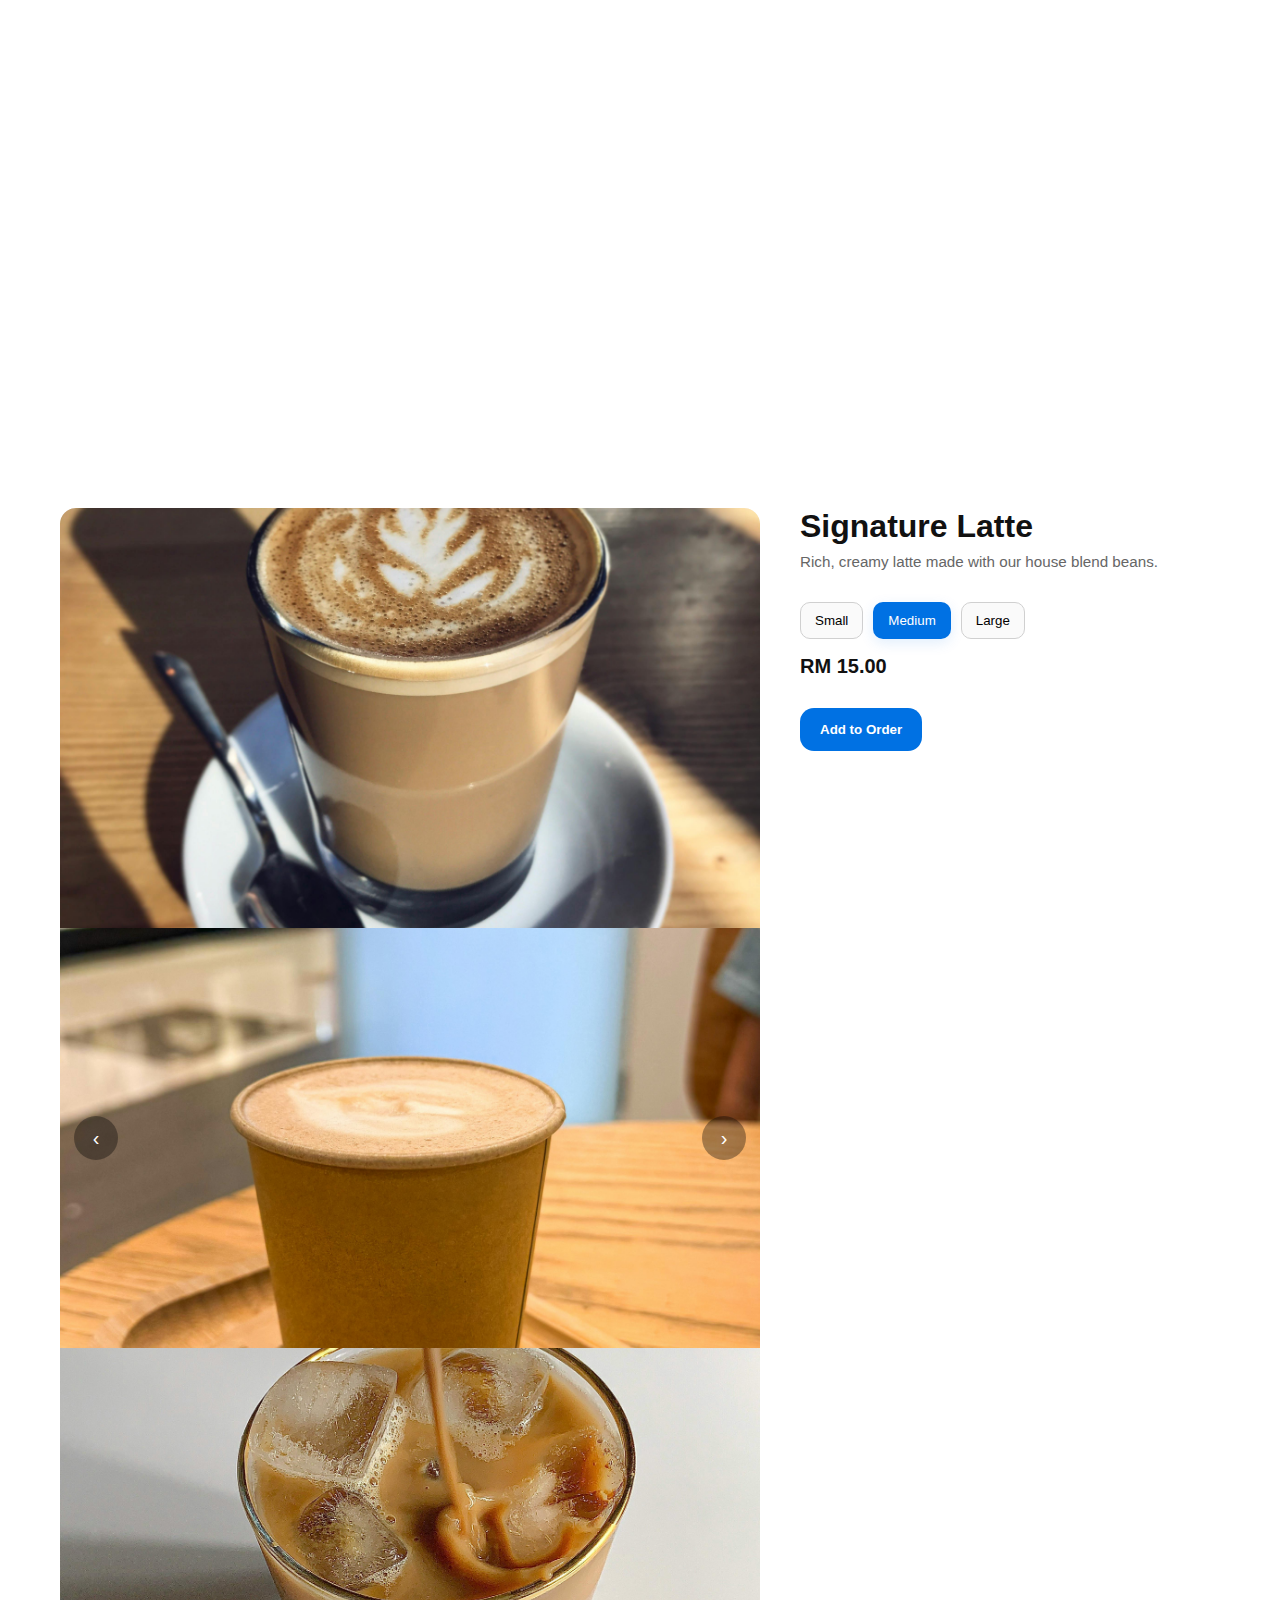
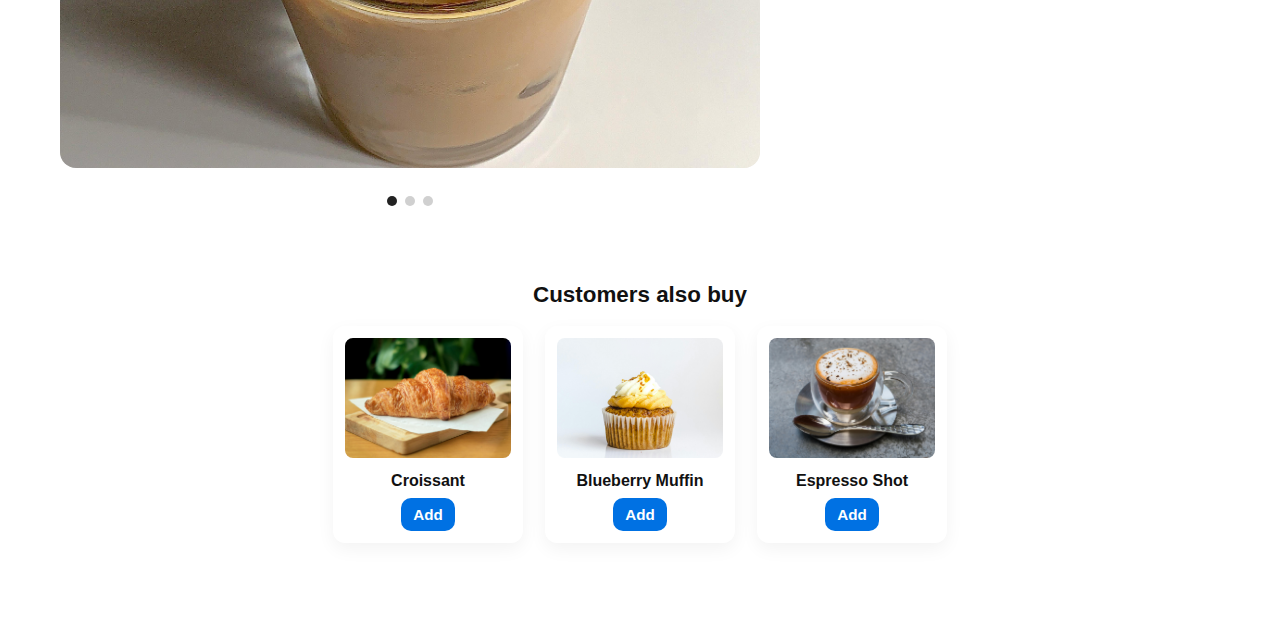
<file: order.html>
<!DOCTYPE html>
<html lang="en">
<head>
  <meta charset="utf-8" />
  <meta name="viewport" content="width=device-width,initial-scale=1" />
  <title>Cafe — Order</title>
  <style>
    /* ---------- RESET ---------- */
    * { box-sizing: border-box; margin:0; padding:0; font-family: -apple-system,BlinkMacSystemFont,"Segoe UI",Roboto,Helvetica,Arial,sans-serif; }
    html,body { height:100%; background:#fff; color:#111; }

    /* ---------- CONTAINER & LAYOUT ---------- */
    .container { max-width:1200px; margin:0 auto; padding:0 20px; }
    .hero { height:52vh; background-size:cover; background-position:center; display:flex; align-items:center; justify-content:center; color:#fff; text-align:center; }
    .hero h1 { font-size:3rem; font-weight:700; margin-bottom:6px; }
    .hero p { font-size:1.1rem; opacity:0.95; }

    .product-area { display:flex; gap:40px; align-items:flex-start; padding:40px 0; }
    .product-left { flex:1 1 520px; display:flex; flex-direction:column; gap:18px; align-items:center; }
    .product-right { flex: 0 0 420px; }

    .carousel { width:100%; border-radius:16px; overflow:hidden; position:relative; background:#f6f6f6; }
    .carousel img { width:100%; display:block; height:420px; object-fit:cover; transition:transform .45s ease; }
    .carousel img.zoom:hover { transform: scale(1.06); cursor:zoom-in; }

    .arrow { position:absolute; top:50%; transform:translateY(-50%); width:44px; height:44px; border-radius:50%; border:none; background:rgba(0,0,0,0.35); color:#fff; font-size:20px; display:flex; align-items:center; justify-content:center; cursor:pointer; }
    .arrow.left { left:14px; } .arrow.right { right:14px; }
    .dots { display:flex; gap:8px; justify-content:center; margin-top:10px; }
    .dot { width:10px; height:10px; background:#d0d0d0; border-radius:50%; cursor:pointer; }
    .dot.active { background:#222; }

    .product-title { font-size:2rem; margin-bottom:8px; font-weight:600; }
    .product-desc { color:#555; margin-bottom:18px; }
    .variant-group { display:flex; gap:10px; margin-bottom:16px; }
    .variant-btn {
      padding:10px 14px; border-radius:10px; border:1px solid #d0d0d0; background:#fafafa; cursor:pointer; transition:all .18s ease;
    }
    .variant-btn.active { background:#0071e3; color:#fff; border-color:rgba(0,113,227,0.9); box-shadow:0 4px 14px rgba(0,113,227,0.12); }
    .price-row { font-weight:700; font-size:1.25rem; margin-bottom:18px; }
    .order-btn {
      display:inline-block; padding:14px 20px; border-radius:14px; background:#0071e3; color:#fff; border:none; font-weight:600; cursor:pointer;
    }
    .order-btn:hover { background:#005bb5; }

    .related { padding:36px 0 80px 0; }
    .related h3 { font-size:1.4rem; margin-bottom:18px; text-align:center; }
    .related-grid { display:flex; gap:22px; justify-content:center; flex-wrap:wrap; }
    .related-card { width:190px; border-radius:12px; background:#fff; text-align:center; padding:12px; box-shadow:0 6px 18px rgba(0,0,0,0.05); }
    .related-card img { width:100%; height:120px; object-fit:cover; border-radius:8px; margin-bottom:10px; }
    .related-card p { margin-bottom:8px; font-weight:600; }
    .related-card .order-btn { padding:8px 12px; border-radius:10px; font-size:.95rem; }

    .mini-bar { position:fixed; left:0; right:0; bottom:18px; display:flex; justify-content:center; pointer-events:none; z-index:1200; }
    .mini-bar .inner {
      pointer-events:all; width:min(980px,calc(100% - 40px)); background:#111; color:#fff; border-radius:14px; padding:12px 18px; display:flex; align-items:center; justify-content:space-between; box-shadow:0 12px 30px rgba(0,0,0,0.25);
      transform:translateY(14px); transition:transform .28s ease, opacity .28s ease;
    }
    .mini-bar.hidden .inner { opacity:0; transform:translateY(18px); pointer-events:none; }
    .mini-left { display:flex; gap:12px; align-items:center; }
    .mini-left .count { background:#fff; color:#111; border-radius:50%; width:36px; height:36px; display:flex; align-items:center; justify-content:center; font-weight:700; }
    .mini-right { display:flex; gap:12px; align-items:center; }
    .mini-cta { background:#0a84ff; color:#fff; padding:10px 14px; border-radius:10px; border:none; font-weight:700; cursor:pointer; }

    .checkout-panel { position:fixed; left:0; right:0; bottom:0; height:0; overflow:hidden; background:#fff; box-shadow:0 -12px 30px rgba(0,0,0,0.15); transition:height .28s ease; z-index:1300; }
    .checkout-panel.open { height:60vh; }
    .checkout-inner { max-width:980px; margin:0 auto; padding:22px; height:100%; display:flex; flex-direction:column; gap:12px; }
    .checkout-header { display:flex; justify-content:space-between; align-items:center; }
    .checkout-list { overflow:auto; flex:1; margin-top:6px; padding-right:6px; }
    .checkout-item { display:flex; justify-content:space-between; gap:14px; padding:10px 0; border-bottom:1px dashed #eee; align-items:center; }
    .qty-controls button { padding:6px 8px; border-radius:6px; border:1px solid #ddd; background:#fff; cursor:pointer; }
    .place-order { background:#0071e3; color:#fff; padding:12px 16px; border-radius:10px; border:none; font-weight:700; cursor:pointer; }

    .hidden { display:none !important; }
    .muted { color:#666; font-size:.95rem; }

    @media (max-width:920px) {
      .product-area { flex-direction:column; }
      .product-left, .product-right { width:100%; }
      .carousel img { height:300px; }
      .mini-bar .inner { padding:12px; }
    }
    @media (max-width:480px) {
      .hero h1 { font-size:1.8rem; } .hero p { font-size:.95rem; }
      .carousel img { height:220px; }
      .related-grid { gap:12px; }
      .mini-left .count { width:30px; height:30px; font-size:.95rem; }
    }
  </style>
</head>
<body>

  <!-- HERO -->
  <header class="hero" style="background-image:url('banner.jpg')">
    <div class="container">
      <h1>Welcome to Coffee Demo</h1>
      <p>Freshly brewed coffee & artisan pastries — order online</p>
    </div>
  </header>

  <!-- PRODUCT CENTERED AREA -->
  <main class="container">
    <section class="product-area">
      <div class="product-left">
        <div class="carousel" aria-hidden="false">
          <img src="latte.jpg" alt="Latte" class="zoom carousel-image">
          <img src="cappuccino.jpg" alt="Cappuccino" class="carousel-image">
          <img src="mocha.jpg" alt="Mocha" class="carousel-image">
          <button class="arrow left" aria-label="Previous">‹</button>
          <button class="arrow right" aria-label="Next">›</button>
        </div>
        <div class="dots" aria-hidden="true"></div>
      </div>

      <aside class="product-right">
        <div class="product-title">Signature Latte</div>
        <div class="product-desc muted">Rich, creamy latte made with our house blend beans.</div>

        <div style="height:14px"></div>

        <div class="variant-group">
          <button class="variant-btn" data-price="12" data-value="small">Small</button>
          <button class="variant-btn active" data-price="15" data-value="medium">Medium</button>
          <button class="variant-btn" data-price="18" data-value="large">Large</button>
        </div>

        <div class="price-row">RM <span id="price">15.00</span></div>

        <div style="height:12px"></div>
        <button id="add-to-cart" class="order-btn" aria-label="Add to order">Add to Order</button>

      </aside>
    </section>

    <!-- RELATED -->
    <section class="related">
      <h3>Customers also buy</h3>
      <div class="related-grid">
        <div class="related-card">
          <img src="croissant.jpg" alt="Croissant">
          <p>Croissant</p>
          <button class="order-btn add-related" data-name="Croissant" data-price="6">Add</button>
        </div>
        <div class="related-card">
          <img src="muffin.jpg" alt="Muffin">
          <p>Blueberry Muffin</p>
          <button class="order-btn add-related" data-name="Blueberry Muffin" data-price="8">Add</button>
        </div>
        <div class="related-card">
          <img src="espresso.jpg" alt="Espresso">
          <p>Espresso Shot</p>
          <button class="order-btn add-related" data-name="Espresso Shot" data-price="4.5">Add</button>
        </div>
      </div>
    </section>
  </main>

  <!-- MINI CART BOTTOM BAR (hidden when empty) -->
  <div class="mini-bar hidden" id="mini-bar">
    <div class="inner container">
      <div class="mini-left">
        <div class="count" id="cart-count">0</div>
        <div>
          <div style="font-weight:700">Your Order</div>
          <div class="muted" id="mini-desc">Items in your cart</div>
        </div>
      </div>
      <div class="mini-right">
        <div style="font-weight:700">RM <span id="mini-total">0.00</span></div>
        <button class="mini-cta" id="open-checkout">Checkout</button>
      </div>
    </div>
  </div>

  <!-- CHECKOUT PANEL -->
  <div class="checkout-panel" id="checkout-panel" aria-hidden="true">
    <div class="checkout-inner container">
      <div class="checkout-header">
        <div style="font-weight:700">Your Order</div>
        <div>
          <button id="close-checkout" aria-label="Close checkout">Close</button>
        </div>
      </div>

      <div class="checkout-list" id="checkout-list"></div>

      <div style="display:flex; justify-content:space-between; align-items:center; margin-top:8px">
        <div class="muted">Subtotal</div>
        <div style="font-weight:800">RM <span id="checkout-total">0.00</span></div>
      </div>

      <div style="display:flex; gap:12px; margin-top:10px">
        <button class="place-order" id="place-order">Place Order</button>
        <button id="close-checkout-2">Continue Shopping</button>
      </div>
    </div>
  </div>

  <script>
    document.addEventListener('DOMContentLoaded', () => {
      const carouselImgs = Array.from(document.querySelectorAll('.carousel-image'));
      const left = document.querySelector('.arrow.left');
      const right = document.querySelector('.arrow.right');
      const dotsWrap = document.querySelector('.dots');
      let activeIndex = 0;

      function buildDots(){
        dotsWrap.innerHTML = '';
        carouselImgs.forEach((_,i)=>{
          const d = document.createElement('div');
          d.className = 'dot' + (i===0 ? ' active' : '');
          d.dataset.i = i;
          d.addEventListener('click', ()=> showSlide(i));
          dotsWrap.appendChild(d);
        });
      }
      function showSlide(i){
        carouselImgs.forEach((img,idx)=> img.classList.toggle('active', idx===i));
        document.querySelectorAll('.dot').forEach((dot,idx)=> dot.classList.toggle('active', idx===i));
        activeIndex = i;
      }
      left.addEventListener('click', ()=> showSlide((activeIndex-1+carouselImgs.length)%carouselImgs.length));
      right.addEventListener('click', ()=> showSlide((activeIndex+1)%carouselImgs.length));
      buildDots();

      const variantBtns = Array.from(document.querySelectorAll('.variant-btn'));
      const priceSpan = document.getElementById('price');
      let selectedPrice = parseFloat(document.querySelector('.variant-btn.active').dataset.price || '0');

      function setActiveVariant(btn){
        variantBtns.forEach(b=>b.classList.remove('active'));
        btn.classList.add('active');
        selectedPrice = parseFloat(btn.dataset.price || '0');
        priceSpan.textContent = selectedPrice.toFixed(2);
      }
      variantBtns.forEach(btn=>{
        btn.addEventListener('click', ()=> setActiveVariant(btn) );
      });
      priceSpan.textContent = selectedPrice.toFixed(2);

      let cart = [];
      const miniBar = document.getElementById('mini-bar');
      const cartCountEl = document.getElementById('cart-count');
      const miniTotalEl = document.getElementById('mini-total');
      const openCheckoutBtn = document.getElementById('open-checkout');
      const checkoutPanel = document.getElementById('checkout-panel');
      const checkoutList = document.getElementById('checkout-list');
      const checkoutTotalEl = document.getElementById('checkout-total');
      const closeCheckout = document.getElementById('close-checkout');
      const closeCheckout2 = document.getElementById('close-checkout-2');
      const placeOrderBtn = document.getElementById('place-order');

      function renderMiniBar(){
        const count = cart.reduce((s,i)=> s + i.qty, 0);
        const total = cart.reduce((s,i)=> s + i.price * i.qty, 0);
        cartCountEl.textContent = count;
        miniTotalEl.textContent = total.toFixed(2);
        miniBar.classList.toggle('hidden', count === 0);
      }

      function renderCheckout(){
        checkoutList.innerHTML = '';
        let total = 0;
        cart.forEach((it, idx) => {
          const row = document.createElement('div');
          row.className = 'checkout-item';
          row.innerHTML = `
            <div>
              <div style="font-weight:600">${escapeHtml(it.name)}</div>
              <div class="muted">RM ${it.price.toFixed(2)}</div>
            </div>
            <div style="display:flex; align-items:center; gap:12px">
              <div class="qty-controls">
                <button data-idx="${idx}" class="qty-decrease">−</button>
                <span style="margin:0 8px">${it.qty}</span>
                <button data-idx="${idx}" class="qty-increase">+</button>
              </div>
              <div style="width:90px; text-align:right">RM ${(it.price*it.qty).toFixed(2)}</div>
              <button data-idx="${idx}" class="remove-item" style="margin-left:8px">Remove</button>
            </div>
          `;
          checkoutList.appendChild(row);
          total += it.price * it.qty;
        });
        checkoutTotalEl.textContent = total.toFixed(2);

        checkoutList.querySelectorAll('.qty-increase').forEach(btn => {
          btn.addEventListener('click', ()=> { const i=parseInt(btn.dataset.idx); cart[i].qty++; updateAll(); });
        });
        checkoutList.querySelectorAll('.qty-decrease').forEach(btn => {
          btn.addEventListener('click', ()=> { const i=parseInt(btn.dataset.idx); cart[i].qty=Math.max(1,cart[i].qty-1); updateAll(); });
        });
        checkoutList.querySelectorAll('.remove-item').forEach(btn => {
          btn.addEventListener('click', ()=> { const i=parseInt(btn.dataset.idx); cart.splice(i,1); updateAll(); });
        });
      }

      function updateAll(){ renderMiniBar(); renderCheckout(); }
      function escapeHtml(s){ return String(s).replace(/&/g,'&amp;').replace(/</g,'&lt;').replace(/>/g,'&gt;'); }

      document.getElementById('add-to-cart').addEventListener('click', ()=> {
        const name='Signature Latte'; const price=selectedPrice||0;
        const existing=cart.find(it=>it.name===name);
        if(existing) existing.qty++; else cart.push({name,price:parseFloat(price),qty:1});
        updateAll();
      });

      document.querySelectorAll('.add-related').forEach(btn=>{
        btn.addEventListener('click', ()=>{
          const name=btn.dataset.name||'Item';
          const price=parseFloat(btn.dataset.price)||0;
          const existing=cart.find(it=>it.name===name);
          if(existing) existing.qty++; else cart.push({name,price:parseFloat(price),qty:1});
          updateAll();
        });
      });

      openCheckoutBtn.addEventListener('click', ()=> checkoutPanel.classList.add('open'));
      closeCheckout.addEventListener('click', ()=> checkoutPanel.classList.remove('open'));
      closeCheckout2.addEventListener('click', ()=> checkoutPanel.classList.remove('open'));
      placeOrderBtn.addEventListener('click', ()=> alert('Place Order pressed — integration to payment/checkout goes here.'));

      updateAll();
    });
  </script>
</body>
</html>
</file>
